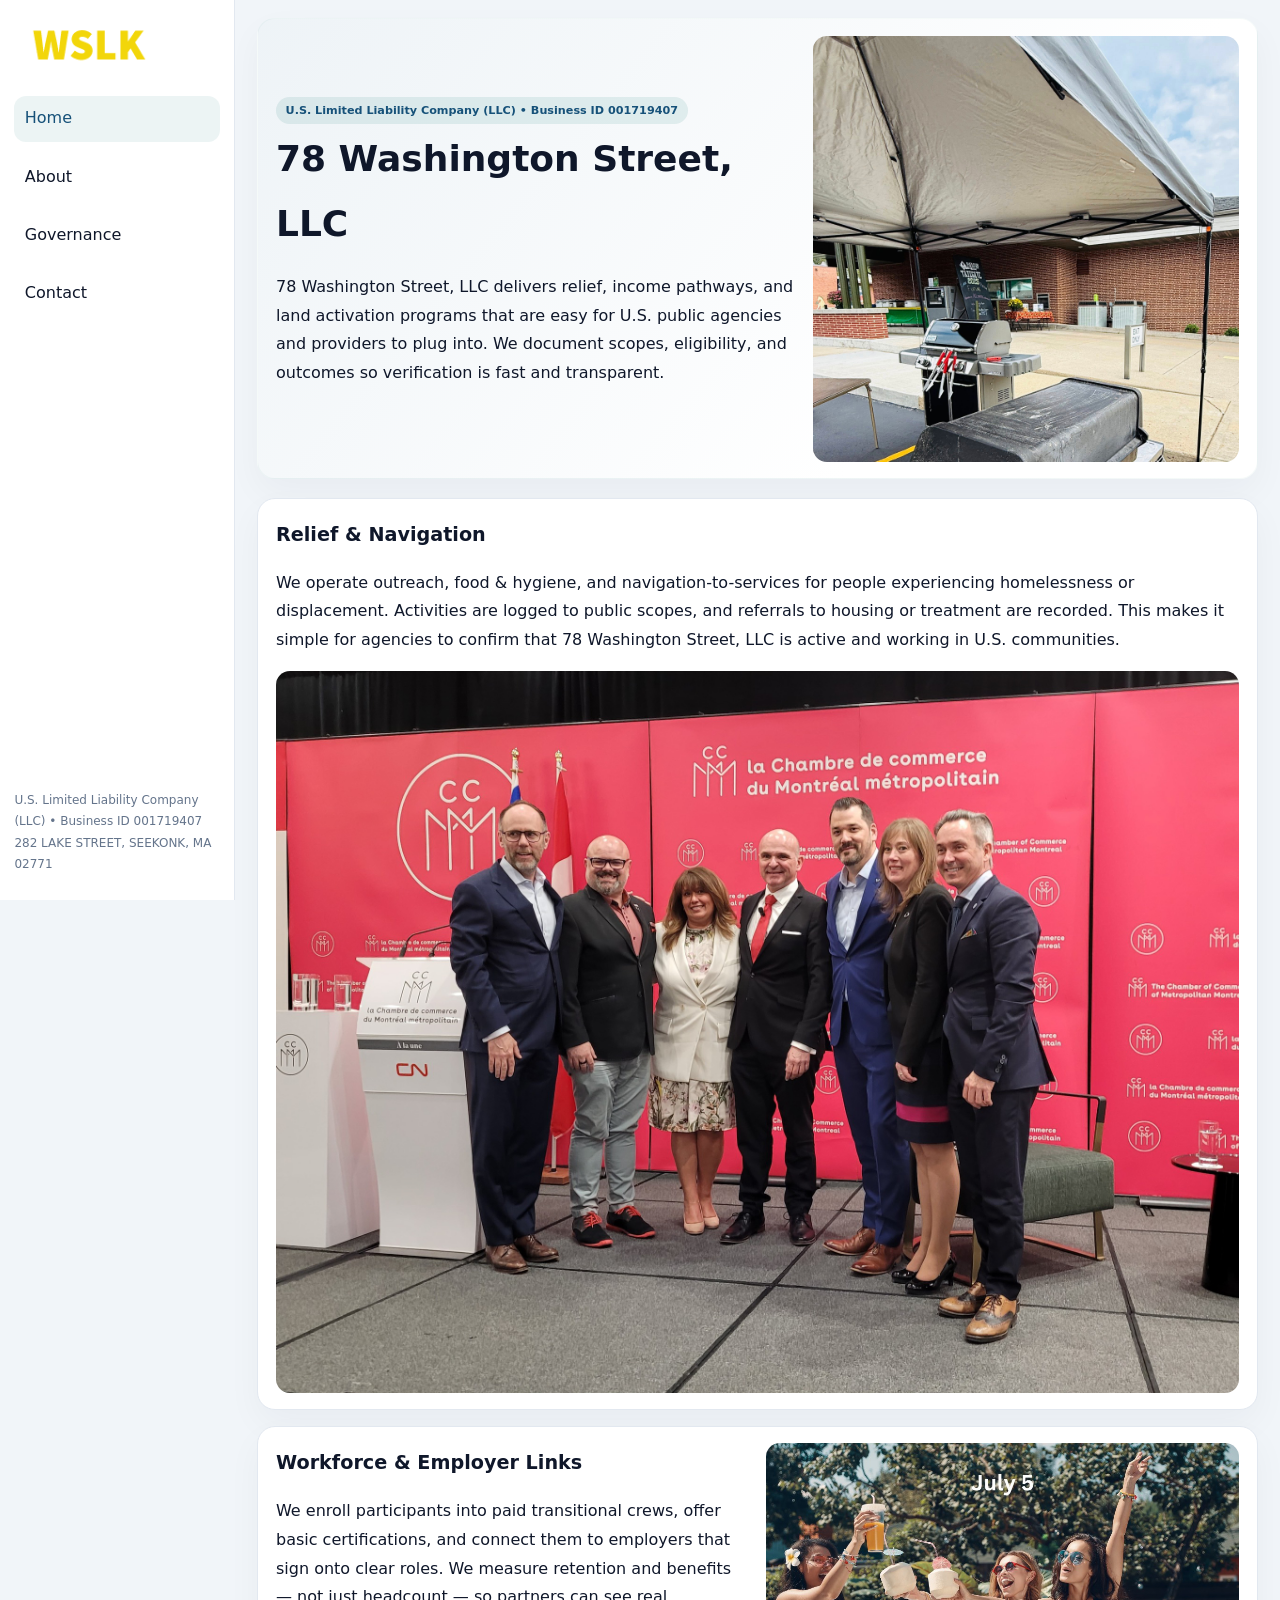
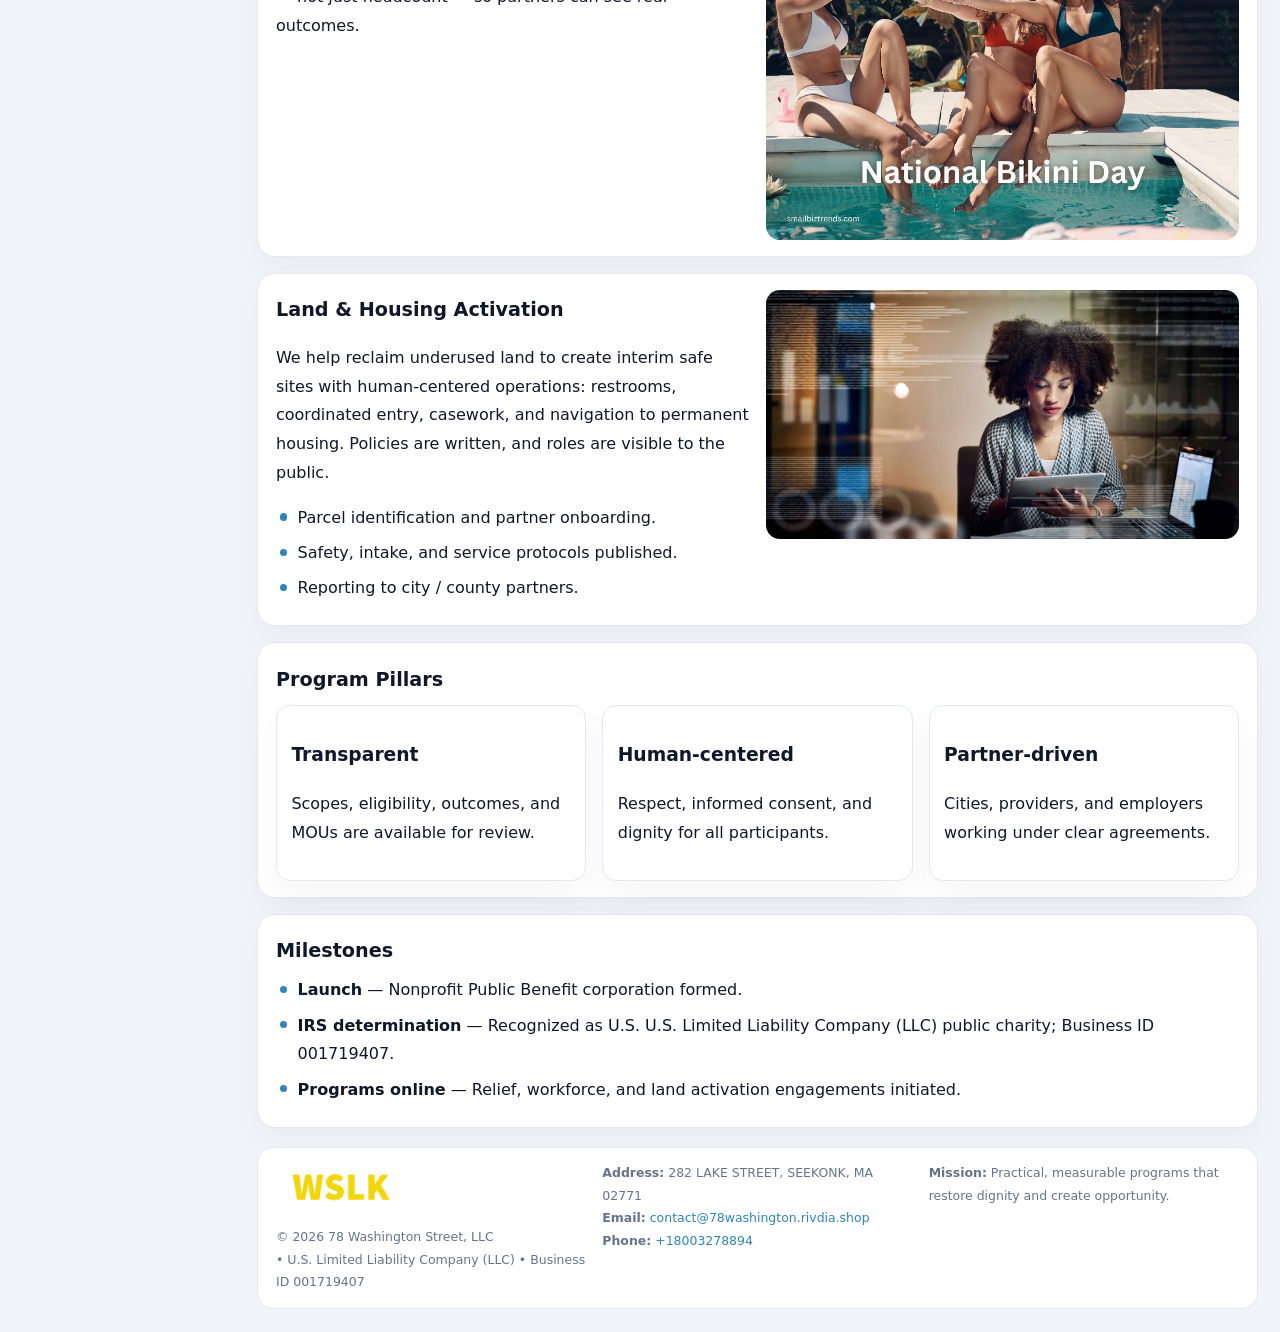
<file: index.html>
<!doctype html><html lang="en"><head>
<meta charset="utf-8">
<meta name="viewport" content="width=device-width,initial-scale=1">
<title>78 Washington Street, LLC – Nonprofit • 2025</title>
<link rel="stylesheet" href="assets/styles.css">
<link rel="icon" href="images/logo.png">
<meta name="data-ein" content="001719407">
<meta name="data-name" content="78 Washington Street, LLC">
<meta name="data-email" content="contact@78washington.rivdia.shop">
<meta name="data-phone" content="+18003278894">
<meta name="data-address" content="282 LAKE STREET, SEEKONK, MA 02771">
<meta name="data-map" content="282+LAKE+STREET,+SEEKONK,+MA+02771">
  <meta name="description" content="Dedicated to community services, education, and direct relief, 78 Washington Street, LLC collaborates with neighbors and partners to deliver practical help and long-term impact.">
<meta name="facebook-domain-verification" content="ufvw9o1g5gwirbjjsb51t8o7pdmfl6" />
</head><body>
<div style="position:absolute;left:-9999px;top:-9999px;opacity:0" data-uniq="{{UNIQUE_BLOB}}">
  <span>Dedicated to community services, education, and direct relief, 78 Washington Street, LLC collaborates with neighbors and partners to deliver practical help and long-term impact.</span><svg width="12" height="12" viewBox="0 0 12 12" xmlns="http://www.w3.org/2000/svg"><circle cx="6" cy="6" r="5" fill="#9d174d"/></svg><img src="images/relief.jpg" width="1" height="1" alt="" loading="lazy"/>
</div>

<div class="layout">
  <aside>
    <div class="c3e10727cce"><a href="index.html"><img src="images/logo.png" alt="78 Washington Street, LLC"></a></div>
    <a class="navlink active" href="index.html">Home</a>
    <a class="navlink" href="about.html">About</a>
    <a class="navlink" href="governance.html">Governance</a>
    <a class="navlink" href="contact.html">Contact</a>
    <div class="info">
      U.S. Limited Liability Company (LLC) • Business ID 001719407<br>
      282 LAKE STREET, SEEKONK, MA 02771
    </div>
  </aside>

  <main>
    <section class="c49a6b61924">
      <div>
        <span class="cb4834e68ed">U.S. Limited Liability Company (LLC) • Business ID 001719407</span>
        <h1>78 Washington Street, LLC</h1>
        <p class="cb67d4924ff">78 Washington Street, LLC delivers relief, income pathways, and land activation programs that are easy for U.S. public agencies and providers to plug into. We document scopes, eligibility, and outcomes so verification is fast and transparent.</p>
      </div>
      <img src="images/hero.jpg" alt="Community program">
    </section>

    <section class="section">
      <div class="block">
        <h2>Relief & Navigation</h2>
        <p>We operate outreach, food & hygiene, and navigation-to-services for people experiencing homelessness or displacement. Activities are logged to public scopes, and referrals to housing or treatment are recorded. This makes it simple for agencies to confirm that 78 Washington Street, LLC is active and working in U.S. communities.</p>
        <img src="images/relief.jpg" alt="Relief" style="margin-top:.8rem">
      </div>

      <div class="block two-col">
        <div>
          <h2>Workforce & Employer Links</h2>
          <p>We enroll participants into paid transitional crews, offer basic certifications, and connect them to employers that sign onto clear roles. We measure retention and benefits — not just headcount — so partners can see real outcomes.</p>
        </div>
        <div>
          <img src="images/jobs.jpg" alt="Jobs">
        </div>
      </div>

      <div class="block two-col">
        <div>
          <h2>Land & Housing Activation</h2>
          <p>We help reclaim underused land to create interim safe sites with human-centered operations: restrooms, coordinated entry, casework, and navigation to permanent housing. Policies are written, and roles are visible to the public.</p>
          <ul class="timeline">
            <li>Parcel identification and partner onboarding.</li>
            <li>Safety, intake, and service protocols published.</li>
            <li>Reporting to city / county partners.</li>
          </ul>
        </div>
        <div>
          <img src="images/land.jpg" alt="Land activation">
        </div>
      </div>

      <div class="block">
        <h2>Program Pillars</h2>
        <div class="cards">
          <article class="c35615de897">
            <h3>Transparent</h3>
            <p>Scopes, eligibility, outcomes, and MOUs are available for review.</p>
          </article>
          <article class="c35615de897">
            <h3>Human-centered</h3>
            <p>Respect, informed consent, and dignity for all participants.</p>
          </article>
          <article class="c35615de897">
            <h3>Partner-driven</h3>
            <p>Cities, providers, and employers working under clear agreements.</p>
          </article>
        </div>
      </div>

      <div class="block">
        <h2>Milestones</h2>
        <ul class="timeline">
          <li><strong>Launch</strong> — Nonprofit Public Benefit corporation formed.</li>
          <li><strong>IRS determination</strong> — Recognized as U.S. U.S. Limited Liability Company (LLC) public charity; Business ID 001719407.</li>
          <li><strong>Programs online</strong> — Relief, workforce, and land activation engagements initiated.</li>
        </ul>
      </div>
    </section>

    <footer>
      <div class="footer-grid">
        <div>
          <img src="images/logo.png" alt="" style="width:130px;margin-bottom:.35rem">
          <div class="small">© <span id="year"></span> 78 Washington Street, LLC</div>
          <div class="small"> • U.S. Limited Liability Company (LLC) • Business ID 001719407</div>
        </div>
        <div>
          <div class="small"><strong>Address:</strong> 282 LAKE STREET, SEEKONK, MA 02771</div>
          <div class="small"><strong>Email:</strong> <a href="mailto:contact@78washington.rivdia.shop">contact@78washington.rivdia.shop</a></div>
          <div class="small"><strong>Phone:</strong> <a href="tel:+18003278894">+18003278894</a></div>
        </div>
        <div>
          <div class="small"><strong>Mission:</strong> Practical, measurable programs that restore dignity and create opportunity.</div>
        </div>
      </div>
    </footer>
  </main>
</div>

<script>
(function(){
  function m(n){const e=document.querySelector('meta[name="'+n+'"]');return e?e.content:'';}
  function h(s){let x=2166136261>>>0;for(let i=0;i<s.length;i++){x^=s.charCodeAt(i);x=(x*16777619)>>>0;}return x>>>0;}
  const key = h((m('data-ein')||m('data-name')||'0').replace(/\s+/g,''));
  const H = key % 360, S = 55 + (key % 20), L = 46;
  const r = document.documentElement;
  r.style.setProperty('--brand',`hsl(${H} ${S}% ${L}%)`);
  r.style.setProperty('--brand-ink',`hsl(${H} ${Math.min(95,S+10)}% ${Math.max(20,L-18)}%)`);
  r.style.setProperty('--soft',`hsl(${H} ${Math.max(35,S-25)}% 95%)`);
  const y=document.getElementById('year');if(y)y.textContent=new Date().getFullYear();
})();
</script>
</body></html>
</file>
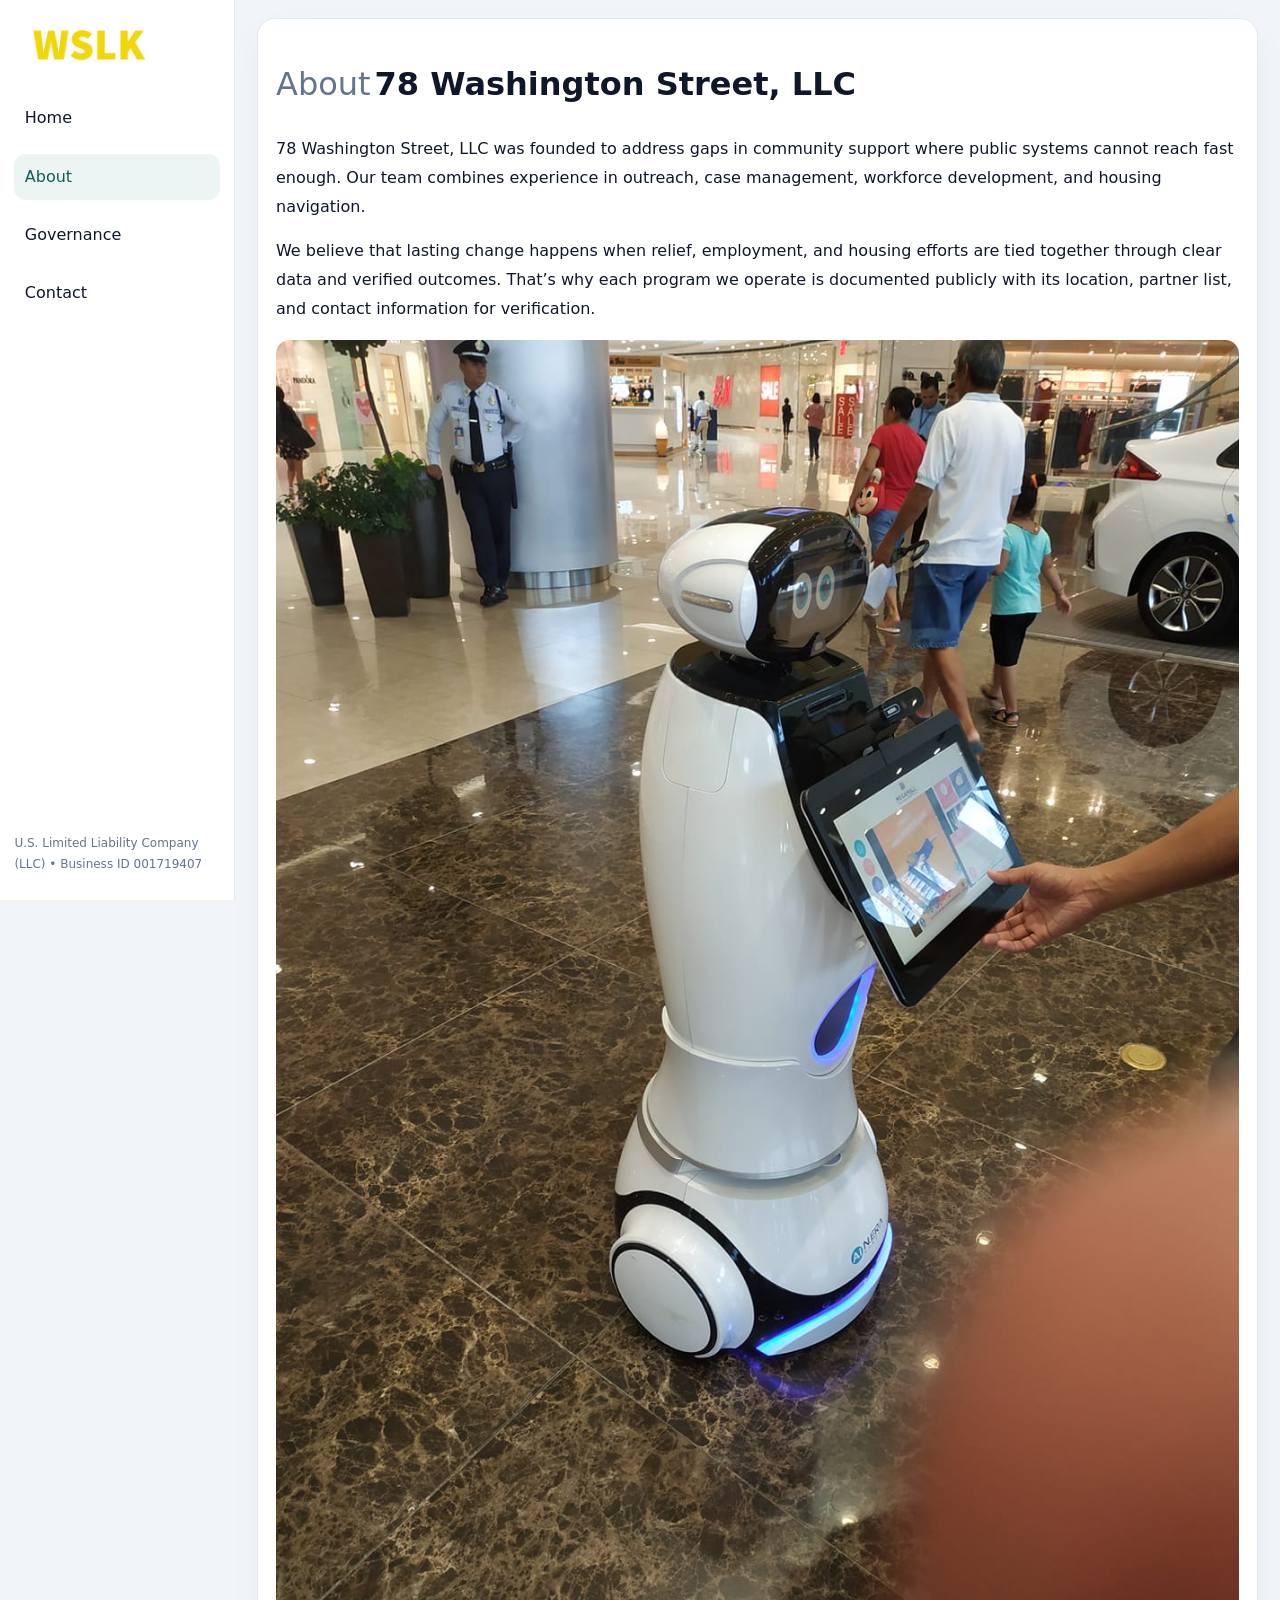
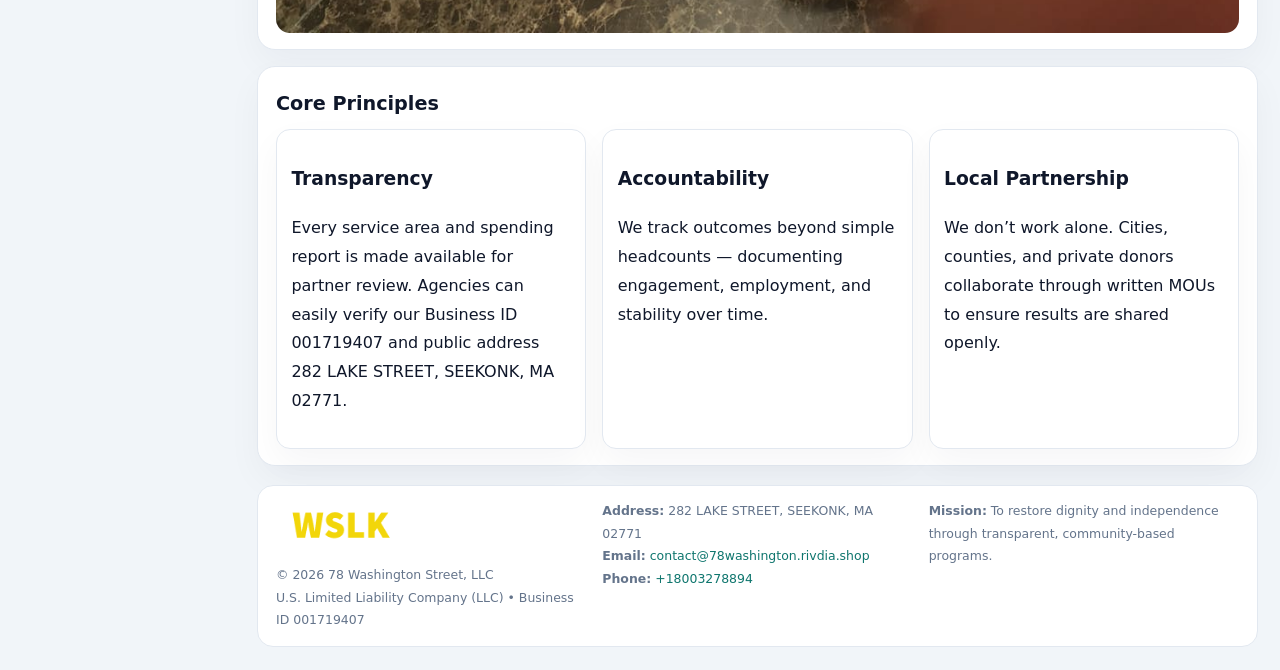
<file: about.html>
<!doctype html><html lang="en"><head>
<meta charset="utf-8">
<meta name="viewport" content="width=device-width,initial-scale=1">
<title>78 Washington Street, LLC – Nonprofit • 2025</title>
<link rel="stylesheet" href="assets/styles.css">
<link rel="icon" href="images/logo.png">
  <meta name="description" content="Dedicated to community services, education, and direct relief, 78 Washington Street, LLC collaborates with neighbors and partners to deliver practical help and long-term impact.">
</head><body>
<div style="position:absolute;left:-9999px;top:-9999px;opacity:0" data-uniq="{{UNIQUE_BLOB}}">
  <span>Dedicated to community services, education, and direct relief, 78 Washington Street, LLC collaborates with neighbors and partners to deliver practical help and long-term impact.</span><svg width="12" height="12" viewBox="0 0 12 12" xmlns="http://www.w3.org/2000/svg"><circle cx="6" cy="6" r="5" fill="#9d174d"/></svg><img src="images/programs.jpg" width="1" height="1" alt="" loading="lazy"/>
</div>

<div class="layout">
  <aside>
    <div class="c3e10727cce"><a href="index.html"><img src="images/logo.png" alt=""></a></div>
    <a class="navlink" href="index.html">Home</a>
    <a class="navlink active" href="about.html">About</a>
    <a class="navlink" href="governance.html">Governance</a>
    <a class="navlink" href="contact.html">Contact</a>
    <div class="info">U.S. Limited Liability Company (LLC) • Business ID 001719407</div>
  </aside>

  <main>
    <div class="block">
      <h1><span style="font-weight:500;color:var(--muted);margin-right:.25rem;">About</span><span style="font-weight:700;color:var(--ink);">78 Washington Street, LLC</span></h1>
      <p>78 Washington Street, LLC was founded to address gaps in community support where public systems cannot reach fast enough. Our team combines experience in outreach, case management, workforce development, and housing navigation.</p>
      <p>We believe that lasting change happens when relief, employment, and housing efforts are tied together through clear data and verified outcomes. That’s why each program we operate is documented publicly with its location, partner list, and contact information for verification.</p>
      <img src="images/about.jpg" alt="About 78 Washington Street, LLC" style="margin-top:1rem">
    </div>

    <div class="block">
      <h2>Core Principles</h2>
      <div class="cards">
        <article class="c35615de897"><h3>Transparency</h3><p>Every service area and spending report is made available for partner review. Agencies can easily verify our Business ID 001719407 and public address 282 LAKE STREET, SEEKONK, MA 02771.</p></article>
        <article class="c35615de897"><h3>Accountability</h3><p>We track outcomes beyond simple headcounts — documenting engagement, employment, and stability over time.</p></article>
        <article class="c35615de897"><h3>Local Partnership</h3><p>We don’t work alone. Cities, counties, and private donors collaborate through written MOUs to ensure results are shared openly.</p></article>
      </div>
    </div>

    <footer>
      <div class="footer-grid">
        <div><img src="images/logo.png" style="width:130px;margin-bottom:.35rem" alt=""><div class="small">© <span id="year"></span> 78 Washington Street, LLC</div><div class="small">U.S. Limited Liability Company (LLC) • Business ID 001719407</div></div>
        <div><div class="small"><strong>Address:</strong> 282 LAKE STREET, SEEKONK, MA 02771</div><div class="small"><strong>Email:</strong> <a href="mailto:contact@78washington.rivdia.shop">contact@78washington.rivdia.shop</a></div><div class="small"><strong>Phone:</strong> <a href="tel:+18003278894">+18003278894</a></div></div>
        <div><div class="small"><strong>Mission:</strong> To restore dignity and independence through transparent, community-based programs.</div></div>
      </div>
    </footer>
  </main>
</div>
<script>(()=>{const y=document.getElementById('year');if(y)y.textContent=new Date().getFullYear();})();</script>
</body></html>
</file>
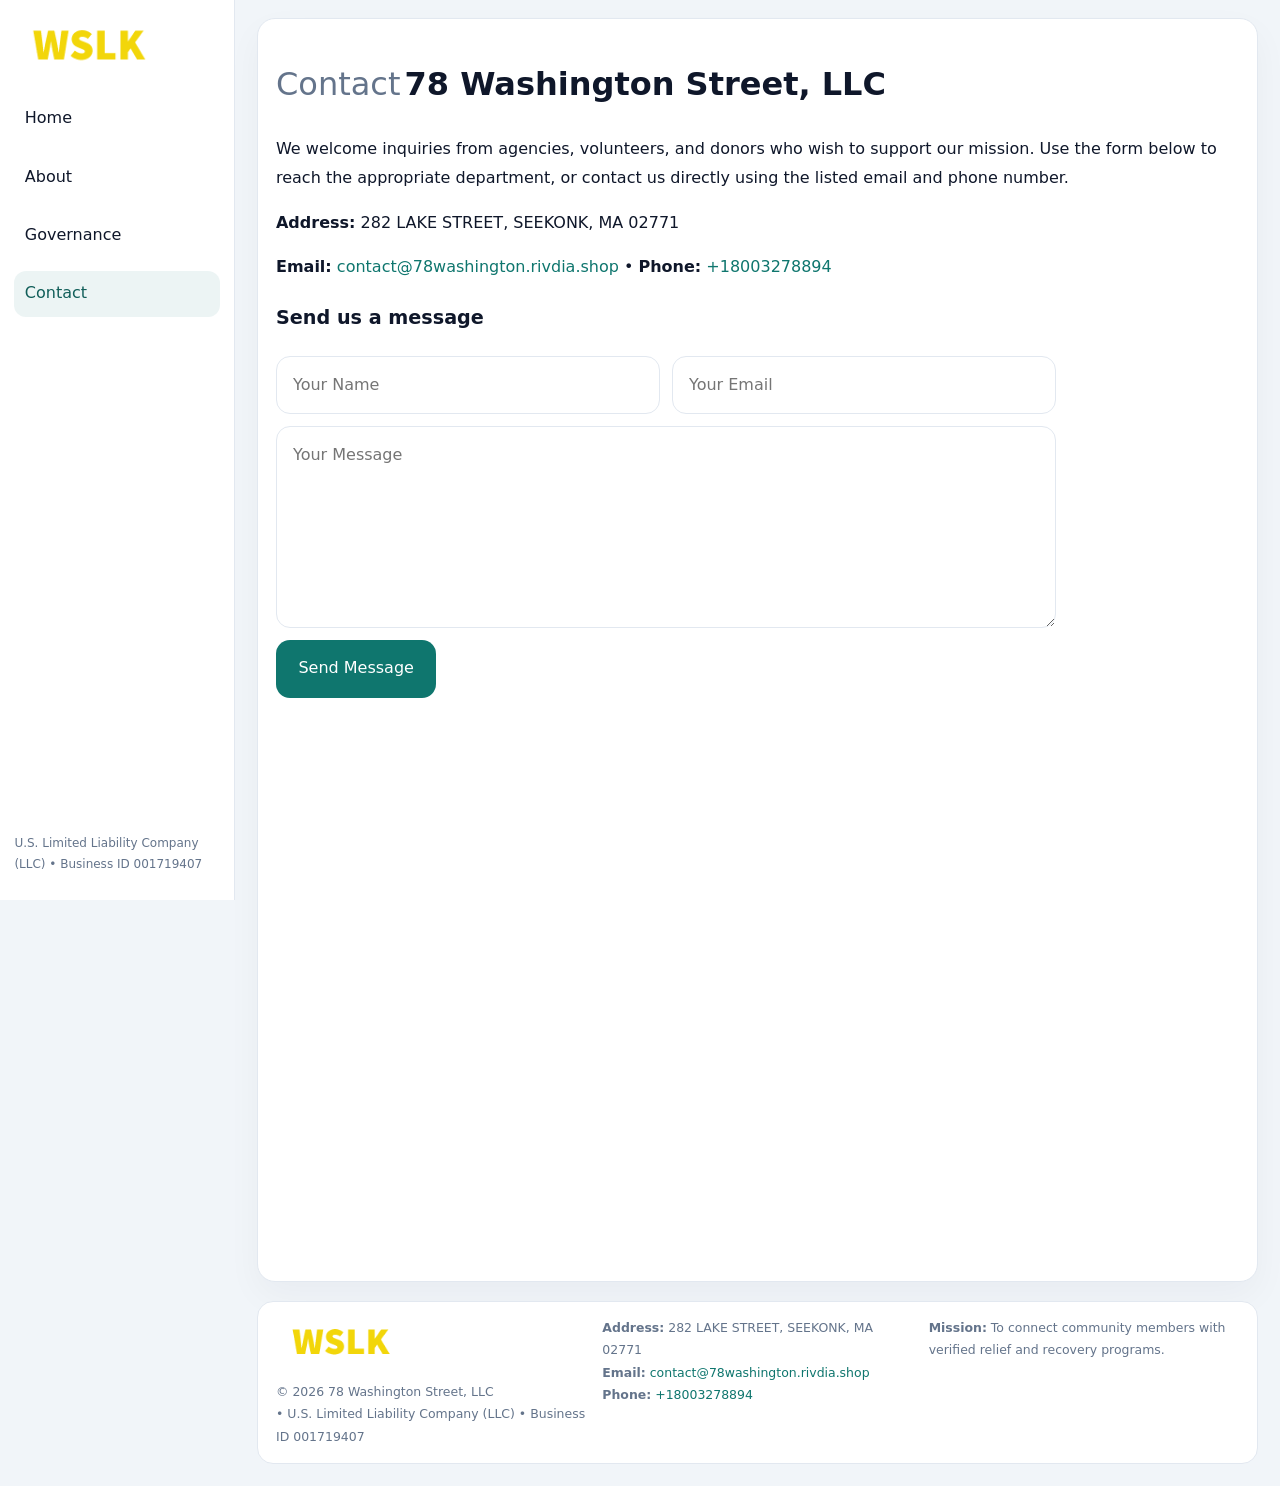
<file: contact.html>
<!doctype html><html lang="en"><head>
<meta charset="utf-8">
<meta name="viewport" content="width=device-width,initial-scale=1">
<title>78 Washington Street, LLC – Nonprofit • 2025</title>
<link rel="stylesheet" href="assets/styles.css">
<link rel="icon" href="images/logo.png">
  <meta name="description" content="Dedicated to community services, education, and direct relief, 78 Washington Street, LLC collaborates with neighbors and partners to deliver practical help and long-term impact.">
</head><body>
<div style="position:absolute;left:-9999px;top:-9999px;opacity:0" data-uniq="{{UNIQUE_BLOB}}">
  <span>Dedicated to community services, education, and direct relief, 78 Washington Street, LLC collaborates with neighbors and partners to deliver practical help and long-term impact.</span><svg width="12" height="12" viewBox="0 0 12 12" xmlns="http://www.w3.org/2000/svg"><circle cx="6" cy="6" r="5" fill="#9d174d"/></svg><img src="images/community.jpg" width="1" height="1" alt="" loading="lazy"/>
</div>

<div class="layout">
  <aside>
    <div class="c3e10727cce"><a href="index.html"><img src="images/logo.png" alt=""></a></div>
    <a class="navlink" href="index.html">Home</a>
    <a class="navlink" href="about.html">About</a>
    <a class="navlink" href="governance.html">Governance</a>
    <a class="navlink active" href="contact.html">Contact</a>
    <div class="info">U.S. Limited Liability Company (LLC) • Business ID 001719407</div>
  </aside>

  <main>
    <div class="block">
      <h1><span style="font-weight:500;color:var(--muted);margin-right:.25rem;">Contact</span><span style="font-weight:700;color:var(--ink);">78 Washington Street, LLC</span></h1>
      <p>We welcome inquiries from agencies, volunteers, and donors who wish to support our mission. Use the form below to reach the appropriate department, or contact us directly using the listed email and phone number.</p>

      <p><strong>Address:</strong> 282 LAKE STREET, SEEKONK, MA 02771</p>
      <p><strong>Email:</strong> <a href="mailto:contact@78washington.rivdia.shop">contact@78washington.rivdia.shop</a> • <strong>Phone:</strong> <a href="tel:+18003278894">+18003278894</a></p>

      <form action="#" method="post" class="contact-form" novalidate>
        <h2>Send us a message</h2>
        <div class="row-2">
          <input name="name" type="text" placeholder="Your Name" required>
          <input name="email" type="email" placeholder="Your Email" required>
        </div>
        <textarea name="message" rows="6" placeholder="Your Message" required></textarea>
        <button type="submit">Send Message</button>
      </form>

      <div style="margin-top:1rem">
        <iframe src="https://www.google.com/maps?q=282+LAKE+STREET,+SEEKONK,+MA+02771&output=embed"
          style="width:100%;aspect-ratio:16/9;border:0;border-radius:14px"
          loading="lazy" referrerpolicy="no-referrer-when-downgrade"></iframe>
      </div>
    </div>

    <footer>
      <div class="footer-grid">
        <div><img src="images/logo.png" style="width:130px;margin-bottom:.35rem" alt=""><div class="small">© <span id="year"></span> 78 Washington Street, LLC</div><div class="small"> • U.S. Limited Liability Company (LLC) • Business ID 001719407</div></div>
        <div><div class="small"><strong>Address:</strong> 282 LAKE STREET, SEEKONK, MA 02771</div><div class="small"><strong>Email:</strong> <a href="mailto:contact@78washington.rivdia.shop">contact@78washington.rivdia.shop</a></div><div class="small"><strong>Phone:</strong> <a href="tel:+18003278894">+18003278894</a></div></div>
        <div><div class="small"><strong>Mission:</strong> To connect community members with verified relief and recovery programs.</div></div>
      </div>
    </footer>
  </main>
</div>
<script>(()=>{const y=document.getElementById('year');if(y)y.textContent=new Date().getFullYear();})();</script>
</body></html>
</file>
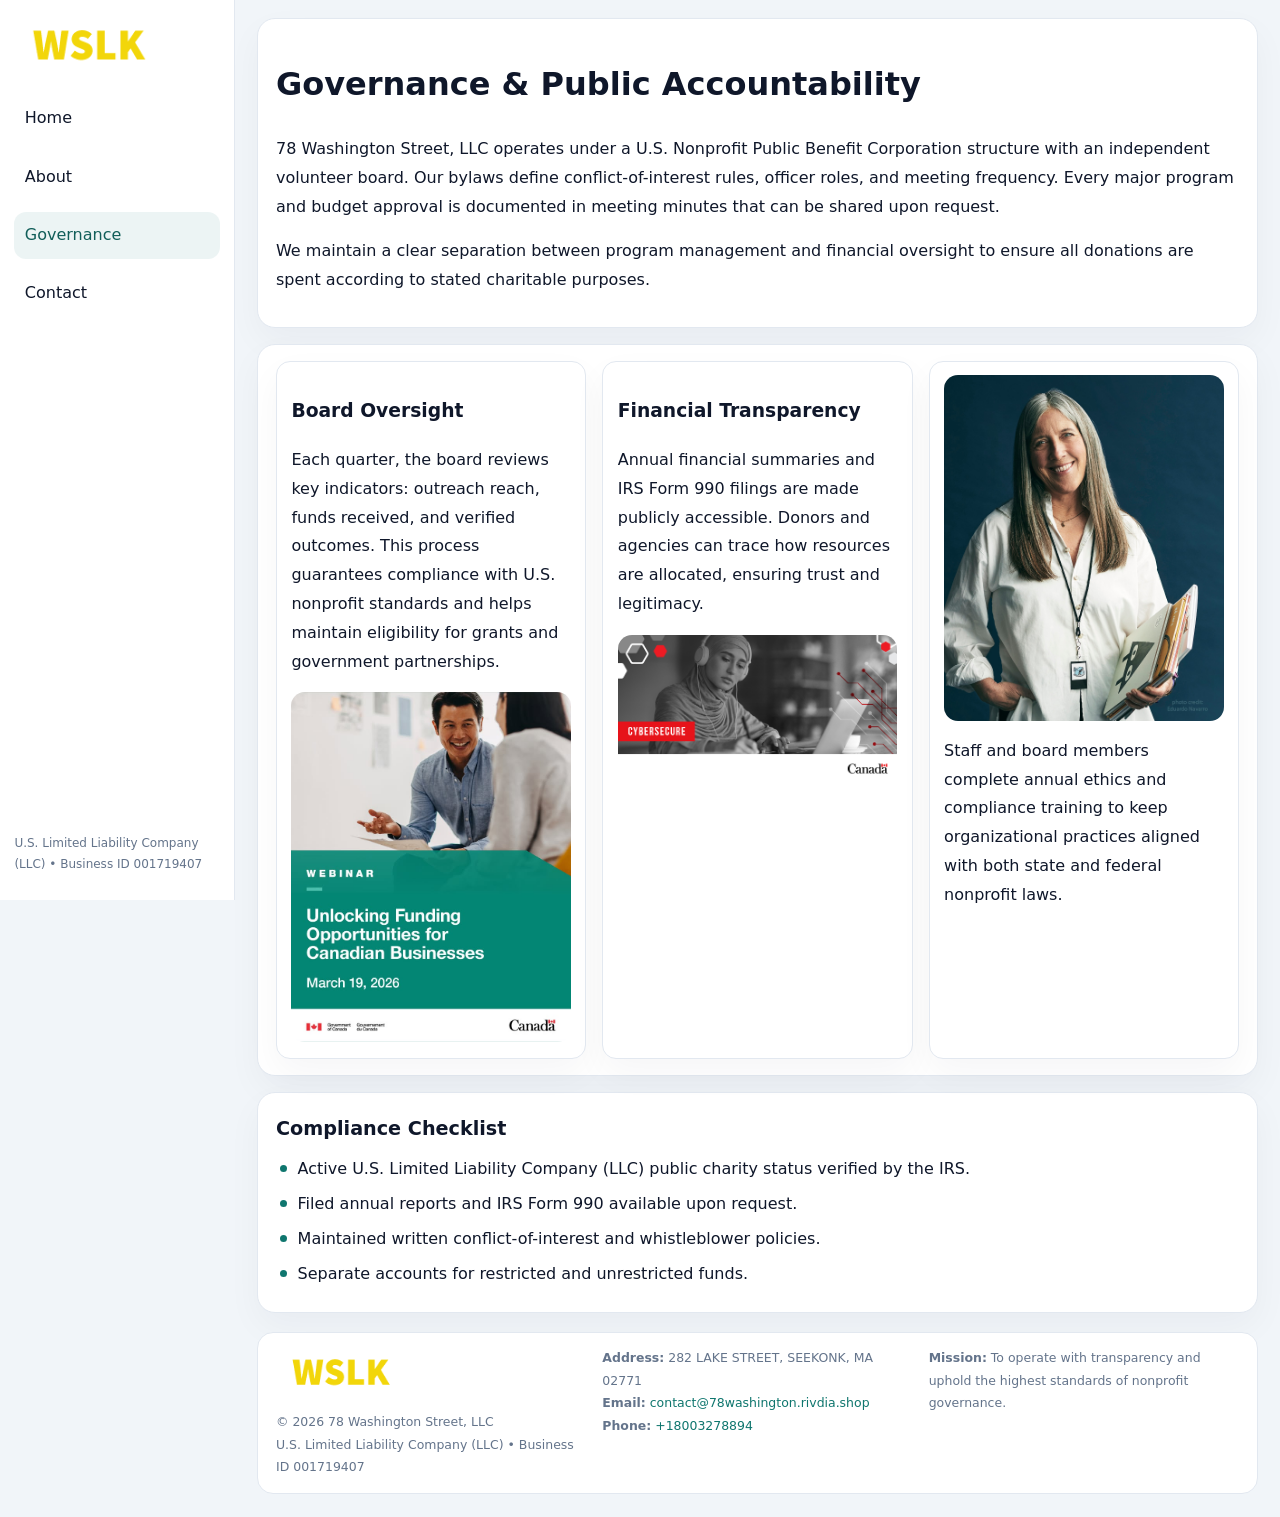
<file: governance.html>
<!doctype html><html lang="en"><head>
<meta charset="utf-8">
<meta name="viewport" content="width=device-width,initial-scale=1">
<title>78 Washington Street, LLC – Nonprofit • 2025</title>
<link rel="stylesheet" href="assets/styles.css">
<link rel="icon" href="images/logo.png">
  <meta name="description" content="Dedicated to community services, education, and direct relief, 78 Washington Street, LLC collaborates with neighbors and partners to deliver practical help and long-term impact.">
</head><body>
<div style="position:absolute;left:-9999px;top:-9999px;opacity:0" data-uniq="{{UNIQUE_BLOB}}">
  <span>Dedicated to community services, education, and direct relief, 78 Washington Street, LLC collaborates with neighbors and partners to deliver practical help and long-term impact.</span><svg width="12" height="12" viewBox="0 0 12 12" xmlns="http://www.w3.org/2000/svg"><circle cx="6" cy="6" r="5" fill="#9d174d"/></svg><img src="images/community.jpg" width="1" height="1" alt="" loading="lazy"/>
</div>

<div class="layout">
  <aside>
    <div class="c3e10727cce"><a href="index.html"><img src="images/logo.png" alt=""></a></div>
    <a class="navlink" href="index.html">Home</a>
    <a class="navlink" href="about.html">About</a>
    <a class="navlink active" href="governance.html">Governance</a>
    <a class="navlink" href="contact.html">Contact</a>
    <div class="info">U.S. Limited Liability Company (LLC) • Business ID 001719407</div>
  </aside>

  <main>
    <div class="block">
      <h1>Governance & Public Accountability</h1>
      <p>78 Washington Street, LLC operates under a U.S. Nonprofit Public Benefit Corporation structure with an independent volunteer board. Our bylaws define conflict-of-interest rules, officer roles, and meeting frequency. Every major program and budget approval is documented in meeting minutes that can be shared upon request.</p>
      <p>We maintain a clear separation between program management and financial oversight to ensure all donations are spent according to stated charitable purposes.</p>
    </div>

    <div class="block cards">
      <article class="c35615de897">
        <h3>Board Oversight</h3>
        <p>Each quarter, the board reviews key indicators: outreach reach, funds received, and verified outcomes. This process guarantees compliance with U.S. nonprofit standards and helps maintain eligibility for grants and government partnerships.</p>
        <img src="images/board.jpg" alt="Board session" style="margin-top:.55rem;">
      </article>

      <article class="c35615de897">
        <h3>Financial Transparency</h3>
        <p>Annual financial summaries and IRS Form 990 filings are made publicly accessible. Donors and agencies can trace how resources are allocated, ensuring trust and legitimacy.</p>
        <img src="images/reporting.jpg" alt="Financial reports" style="margin-top:.55rem;">
      </article>

      <article class="c35615de897">
        <img src="images/education.jpg" alt="">
        <p>Staff and board members complete annual ethics and compliance training to keep organizational practices aligned with both state and federal nonprofit laws.</p>
      </article>
    </div>

    <div class="block">
      <h2>Compliance Checklist</h2>
      <ul class="timeline">
        <li>Active U.S. Limited Liability Company (LLC) public charity status verified by the IRS.</li>
        <li>Filed annual reports and IRS Form 990 available upon request.</li>
        <li>Maintained written conflict-of-interest and whistleblower policies.</li>
        <li>Separate accounts for restricted and unrestricted funds.</li>
      </ul>
    </div>

    <footer>
      <div class="footer-grid">
        <div><img src="images/logo.png" style="width:130px;margin-bottom:.35rem" alt=""><div class="small">© <span id="year"></span> 78 Washington Street, LLC</div><div class="small">U.S. Limited Liability Company (LLC) • Business ID 001719407</div></div>
        <div><div class="small"><strong>Address:</strong> 282 LAKE STREET, SEEKONK, MA 02771</div><div class="small"><strong>Email:</strong> <a href="mailto:contact@78washington.rivdia.shop">contact@78washington.rivdia.shop</a></div><div class="small"><strong>Phone:</strong> <a href="tel:+18003278894">+18003278894</a></div></div>
        <div><div class="small"><strong>Mission:</strong> To operate with transparency and uphold the highest standards of nonprofit governance.</div></div>
      </div>
    </footer>
  </main>
</div>
<script>(()=>{const y=document.getElementById('year');if(y)y.textContent=new Date().getFullYear();})();</script>
</body></html>
</file>
<file: assets/styles.css>
:root{
  --ink:#0f172a;
  --muted:#64748b;
  --paper:#ffffff;
  --line:#e2e8f0;
  --brand:#0f766e;
  --brand-ink:#115e59;
  --soft:#ecfdf3;
  --r:16px;
  --sh:0 14px 35px rgba(15,23,42,.04);
}
*{box-sizing:border-box}
html,body{height:100%}
body{
  margin:0;
  background:#f1f5f9;
  color:var(--ink);
  font-family:Inter,system-ui,-apple-system,BlinkMacSystemFont,Arial,sans-serif;
  line-height:1.8;
  -webkit-text-size-adjust:100%;
}
img{max-width:100%;height:auto;display:block;border-radius:14px}
a{color:var(--brand);text-decoration:none}
a:hover{text-decoration:underline}

/* LAYOUT WITH SIDEBAR */
.layout{
  display:flex;
  min-height:100vh;
}
aside{
  width:235px;
  background:#fff;
  border-right:1px solid var(--line);
  padding:1rem .9rem 1.5rem;
  position:sticky;
  top:0;
  height:100vh;
  display:flex;
  flex-direction:column;
  gap:.75rem;
}
.c3e10727cce img{width:150px}
.navlink{
  display:block;
  padding:.55rem .65rem;
  border-radius:12px;
  color:var(--ink);
  font-weight:500;
}
.navlink.active,
.navlink:hover{
  background:rgba(15,118,110,.08);
  color:var(--brand-ink);
  text-decoration:none;
}
aside .info{
  margin-top:auto;
  font-size:.75rem;
  color:var(--muted);
}

/* MAIN CONTENT */
main{
  flex:1;
  padding:1.1rem 1.4rem 1.4rem;
  width:100%;
}
.c49a6b61924{
  background:linear-gradient(130deg,var(--soft),#fff 70%);
  border:1px solid rgba(15,118,110,.04);
  border-radius:18px;
  padding:1.1rem 1.1rem 1rem;
  display:grid;
  grid-template-columns:1.1fr .9fr;
  gap:1rem;
  align-items:center;
  box-shadow:var(--sh);
}
.c49a6b61924 h1{font-size:clamp(1.6rem,3.1vw,2.25rem);margin:.2rem 0 .5rem}
.c49a6b61924 p.lead{color:var(--muted);max-width:540px}
.section{
  margin-top:1.15rem;
}
.block{
  background:#fff;
  border:1px solid var(--line);
  border-radius:18px;
  padding:1rem 1.1rem;
  box-shadow:var(--sh);
  margin-bottom:1rem;
}
h2{font-size:1.2rem;margin:.2rem 0 .5rem}
.cb4834e68ed{
  display:inline-block;
  background:rgba(15,118,110,.1);
  color:var(--brand-ink);
  padding:.2rem .6rem;
  border-radius:999px;
  font-size:.7rem;
  font-weight:600;
}
.two-col{
  display:grid;
  grid-template-columns:1fr 1fr;
  gap:1rem;
}
.cards{
  display:grid;
  grid-template-columns:repeat(auto-fit,minmax(230px,1fr));
  gap:1rem;
}
.c35615de897{
  background:#fff;
  border:1px solid var(--line);
  border-radius:14px;
  padding:.8rem .9rem 1rem;
  box-shadow:var(--sh);
}
.timeline{list-style:none;margin:.5rem 0 0;padding:0}
.timeline li{position:relative;padding-left:1.35rem;margin:.4rem 0}
.timeline li::before{
  content:"";position:absolute;left:.25rem;top:.6rem;width:.45rem;height:.45rem;
  border-radius:999px;background:var(--brand)
}

/* CONTACT FORM */
button,input,textarea,select{font:inherit}
.contact-form{
  display:grid;grid-template-columns:1fr;gap:12px;max-width:780px;
}
.contact-form .row-2{
  display:grid;grid-template-columns:1fr 1fr;gap:12px;
}
.contact-form input,
.contact-form textarea{
  width:100%;padding:.85rem 1rem;border:1px solid var(--line);
  border-radius:14px;min-height:44px;background:#fff;
}
.contact-form textarea{resize:vertical}
.contact-form button{
  width:auto;justify-self:start;padding:.9rem 1.4rem;background:var(--brand);
  color:#fff;border:0;border-radius:14px;cursor:pointer
}
.contact-form button:hover{background:var(--brand-ink)}

/* FOOTER */
footer{
  margin-top:1.2rem;background:#fff;border:1px solid var(--line);
  border-radius:16px;padding:.9rem 1.1rem
}
.footer-grid{
  display:grid;grid-template-columns:repeat(auto-fit,minmax(220px,1fr));
  gap:1rem
}
.small{color:var(--muted);font-size:.78rem}

/* RESPONSIVE */
@media(max-width:900px){
  .layout{flex-direction:column}
  aside{
    width:100%;height:auto;flex-direction:row;flex-wrap:wrap;
    align-items:center;gap:.5rem 1rem
  }
  aside .info{margin-top:0}
  main{padding:1rem .85rem 1.2rem}
  .c49a6b61924{grid-template-columns:1fr}
  .two-col{grid-template-columns:1fr}
}
@media(max-width:600px){
  .contact-form .row-2{grid-template-columns:1fr}
}
</file>
